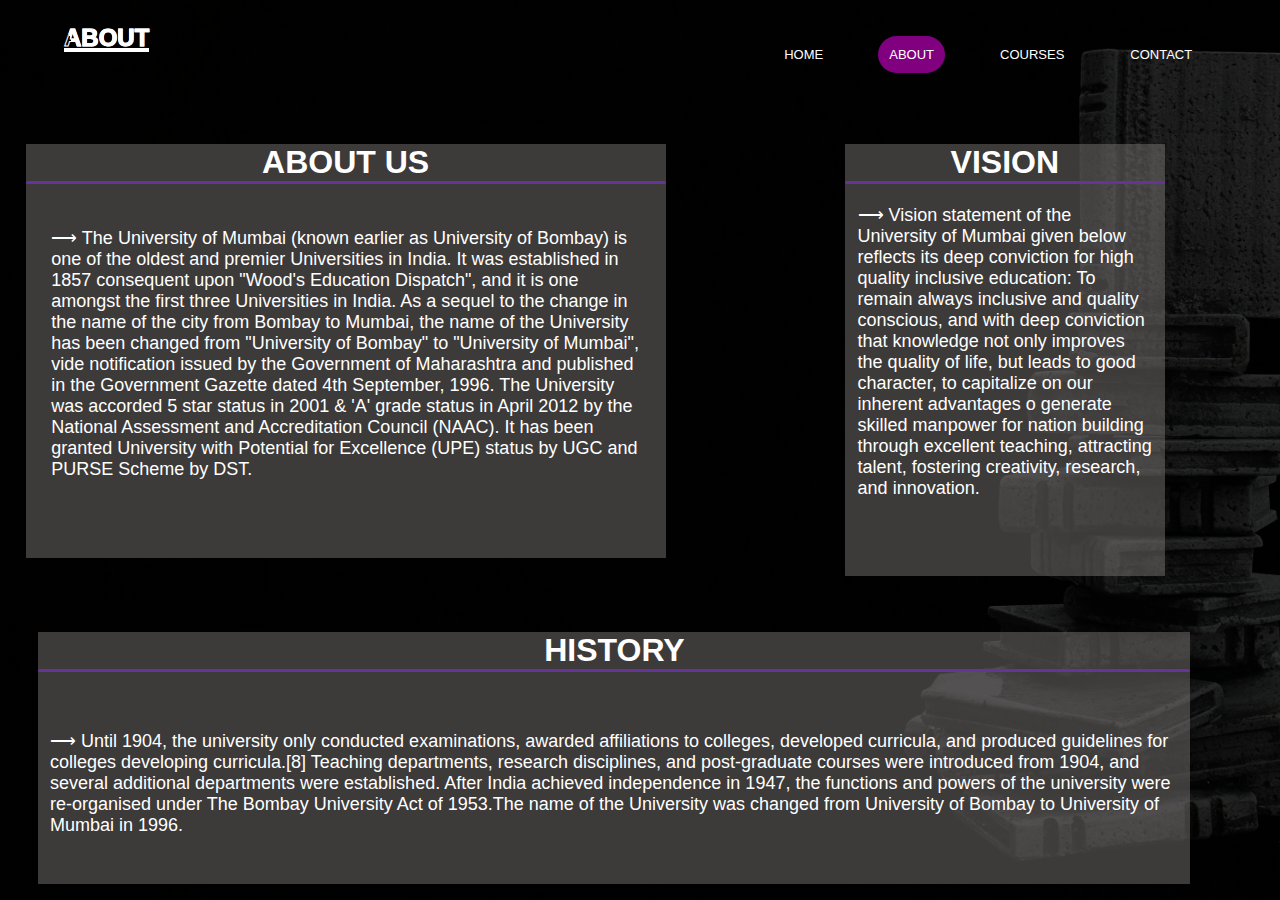
<file: About Us/About Us.html>
<html lang="en">
<head>
    <meta charset="UTF=8">
    <meta name="viewport" content="width=device-device, initial-scale=1.0">
    <title>ABOUT</title>
    <link rel="stylesheet" href="./about.css">
</head>
</html>
<body>
    <div class="container">
        <div class="head">
            <h1>ABOUT</h1>
        </div>
        <div class="navbar">
            <nav>
                    <ul>
                        <li><a href="../index.html" target="_blank">HOME</a></li>
                            <li><a href="#" class="is-active">ABOUT</a></li>
                            <li><a href="../courses/courses.html" target="_blank">COURSES</a></li>
                            <li><a href="../Contact/Contact.html" target="_blank">CONTACT</a></li>
                            
                            
                    </ul>    
            </nav>
        </div>
        <div class="about-info">
            <h1>ABOUT US</h1>
            <hr class="one">
            <p> &#x27F6; The University of Mumbai (known earlier as University of Bombay)
                is one of the oldest and premier Universities in India.
                It was established in 1857 consequent upon
                "Wood's Education Dispatch", and it is one amongst the
                first three Universities in India. As a sequel to the change
                 in the name of the city from Bombay to Mumbai, the name of
                the University has been changed from "University of Bombay"
                to "University of Mumbai", vide notification issued by the
                Government of Maharashtra and published in the Government
                Gazette dated 4th September, 1996. The University was accorded 5
                star status in 2001 & 'A' grade status in April 2012 by
                the National Assessment and Accreditation Council (NAAC).
                It has been granted University with Potential for Excellence (UPE)
                status by UGC and PURSE Scheme by DST. </p>
                         
        </div>
        <div class="about-info2">
            <h1>VISION</h1>
            <hr class="two">
            <p> &#x27F6; Vision statement of the University of Mumbai given
                 below reflects its deep conviction for high quality inclusive
                  education: To remain always inclusive and quality conscious, and with
                   deep conviction that knowledge not only improves the quality of life,
                    but leads to good character, to capitalize on our inherent advantages
                    o generate skilled manpower for nation building through excellent
                     teaching, attracting talent, fostering creativity, research, and
                      innovation. </p>
                         
        </div>
        <div class="about-info3">
            <h1>HISTORY</h1>
            <hr class="three">
            <p> &#x27F6; Until 1904, the university only conducted examinations,
                 awarded affiliations to colleges, developed curricula, and produced 
                 guidelines for colleges developing curricula.[8] Teaching departments,
                  research disciplines, and post-graduate courses were introduced from 1904,
                   and several additional departments were established. After India achieved
                    independence in 1947, the functions and powers of the university were
                     re-organised under The Bombay University Act of 1953.The name of the
                      University was changed from University of Bombay to University of Mumbai
                       in 1996. </p>
                         
        </div>
    </div>
</body>
</html>
</file>
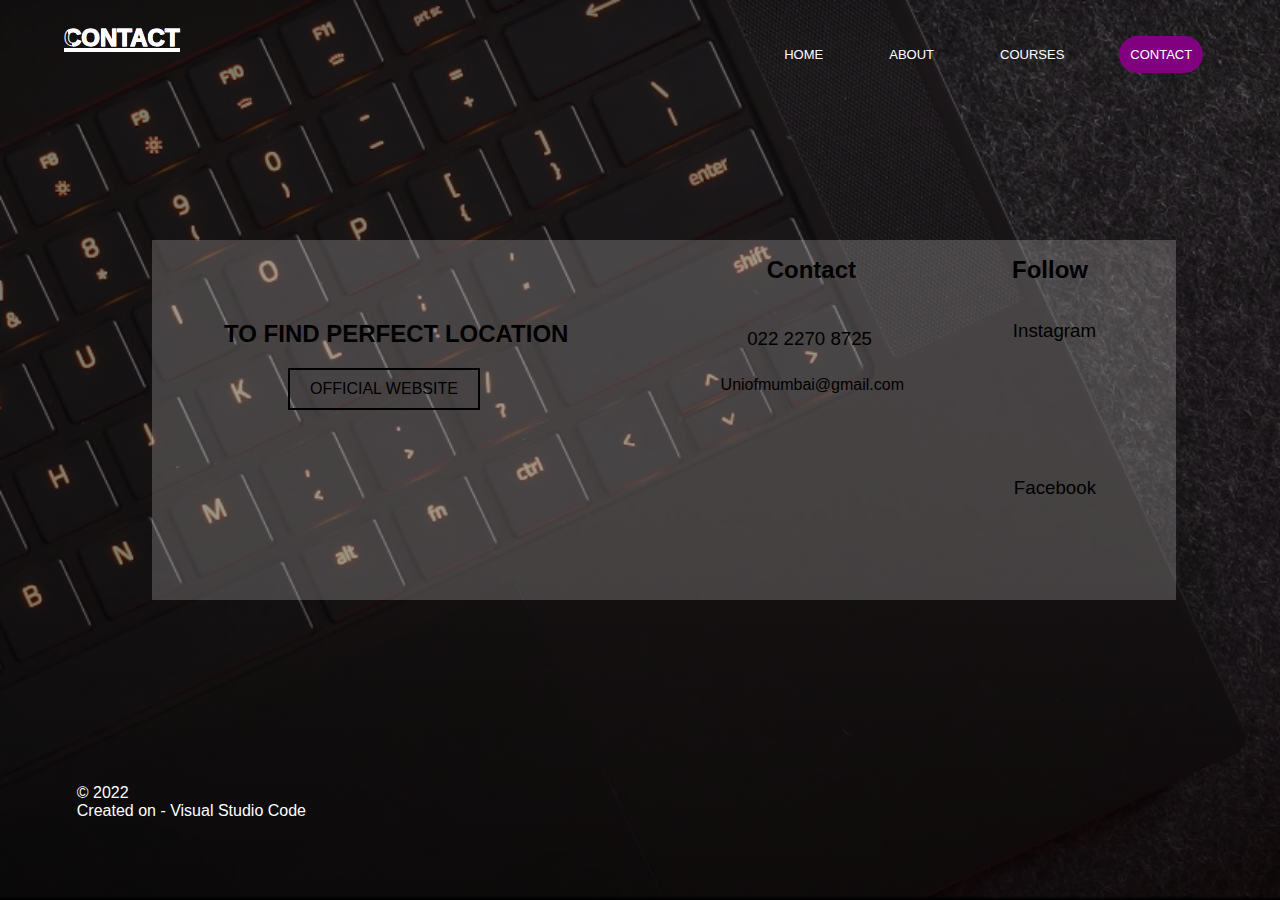
<file: Contact/Contact.html>
<!DOCTYPE html>
<html lang="en">
<head>
    <meta charset="UTF-8">
    <meta http-equiv="X-UA-Compatible" content="IE=edge">
    <meta name="viewport" content="width=device-width, initial-scale=1.0">
    <link rel="stylesheet" href="./contact.css">
    <title>CONTACT</title>
</head>
<body>
    <div class="container">
        <div class="head">
            <h1>CONTACT</h1>
        </div>
    <div class="navbar">
        <nav>
                <ul>
                    <li><a href="../index.html" target="_blank">HOME</a></li>
                        <li><a href="../About Us/About Us.html" target="_blank">ABOUT</a></li>
                        <li><a href="../courses/courses.html" target="_blank">COURSES</a></li>
                        <li><a href="#" class="is-active">CONTACT</a></li>
                        
                </ul>    
        </nav>
    </div>
    <div class="main-container">
        <h2>Contact</h2>
        <h3>022 2270 8725</h3>
        <p>Uniofmumbai@gmail.com</p>
    </div>
    <div class="main-container2">
        <h2>Follow</h2>
        <a href="https://instagram.com/universityofmumbai?utm_medium=copy_link" target="_blank"><h3>Instagram</h3></a>   
    </div>
    <div class="doub"><a href="https://m.facebook.com/1592096307699282/" target="_blank"> <h3>Facebook</h3> </a></div>
    <div class="co-ending">
        <p> TO FIND PERFECT LOCATION </p>   
    </div>
    <div class="button">
        <a href="https://mu.ac.in/" target="_blank"> OFFICIAL WEBSITE </a>
    </div>
    <div class="ending">
        <p>© 2022</p>
        <p class="paragraph"> Created on - Visual Studio Code</p>
    </div>
    
   
    </div>
</body>
</html>
</file>
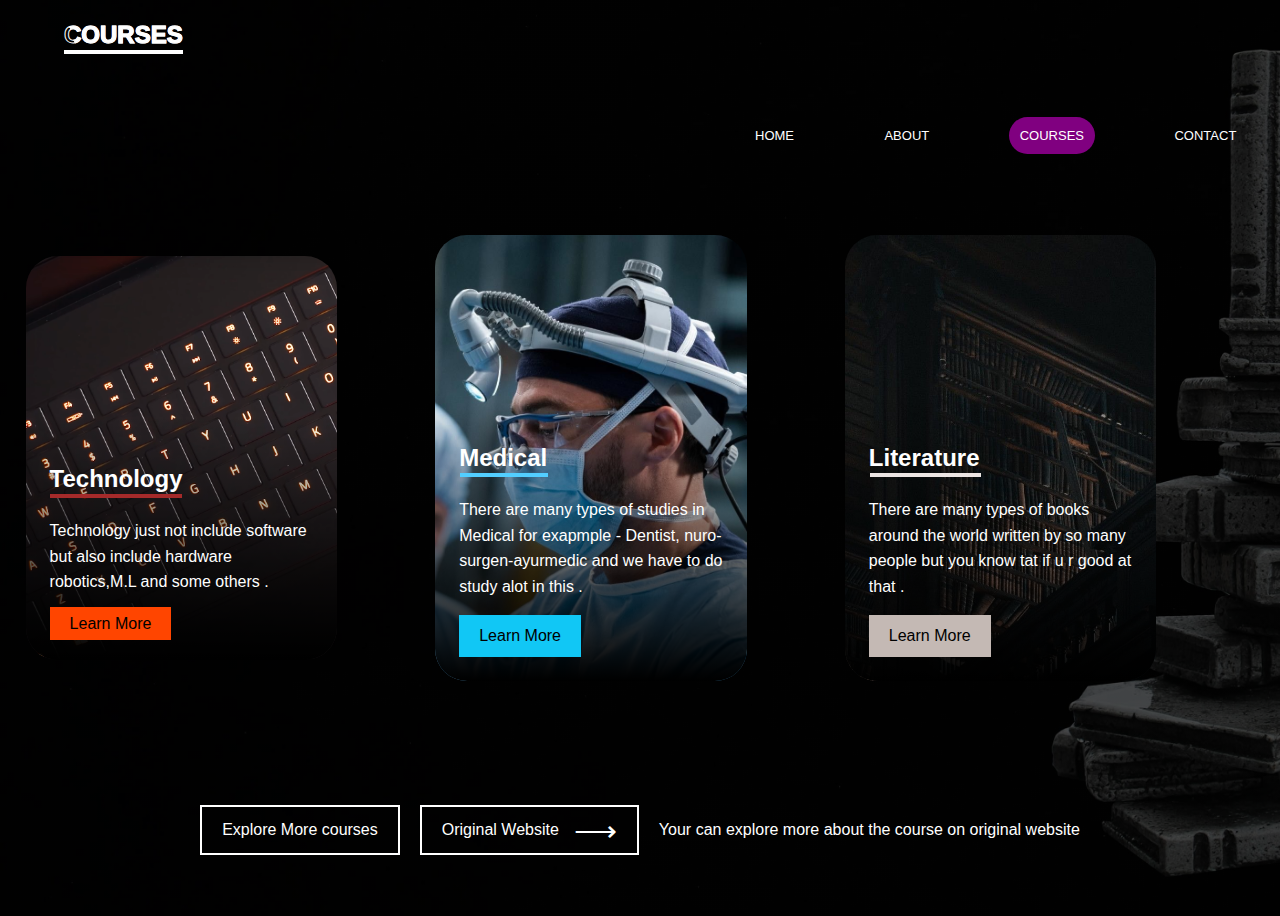
<file: courses/courses.html>
<!DOCTYPE html>
<html lang="en">
<head>
    <link rel="stylesheet" href="./style.css">
    <meta charset="UTF-8">
    <meta http-equiv="X-UA-Compatible" content="IE=edge">
    <meta name="viewport" content="width=device-width, initial-scale=1.0">
    <title>Courses</title>
</head>
<body> 
    <div class="head">
        <h1>COURSES</h1>
    </div>
    <div class="navbar">
        <nav>
                <ul>
                    <li><a href="../index.html" >HOME</a></li>
                        <li><a href="../About Us/About Us.html" target="_blank">ABOUT</a></li>
                        <li><a href="#"  class="is-active">COURSES</a></li>
                        <li><a href="../Contact/Contact.html" target="_blank">CONTACT</a></li>
                        
                        
                </ul>    
        </nav>
    </div>
    
    
    <div class="logo"></div>
    <div class="card">
        <div class="card-content">
            <h2 class="card-title">Technology</h2>
            <p class="class-body">Technology just not include
            software but also include hardware robotics,M.L
             and some others .</p>
               <a href="https://mu.ac.in/science-technology" target="_blank" class="button"> Learn More</a>
        </div>
     </div>
     <div class="card2">
         <div class="card2-content">
             <h2 class="card2-title">Literature </h2>
             <p class="class2-body">There are many types of 
              books around the world written by so many people
               but you know tat if u r good at that .</p>
               <a href="https://mu.ac.in/humanities" target="_blank" class="button2">Learn More</a>

         </div>
     </div>
     <div class="card3">
        <div class="card3-content">
            <h2 class="card3-title">Medical</h2>
            <p class="class3-body">There are many types of studies in 
             Medical for exapmple - Dentist, nuro-surgen-ayurmedic 
              and we have to do study alot in this .</p>
              <a href="https://mu.ac.in/department-of-biophysics" target="_blank" class="button3">Learn More</a>

        </div>
     </div>
     <div class="text-box">
         <div class="row">
            <a href="https://mu.ac.in/commerce-management" target="_blank">Explore More courses</a>
        <a href="https://mu.ac.in/" target="_blank">Original Website <span>&#x27F6;</span>  </a>
        <span>Your can explore more about the course on original website</span>
         </div>
        
    </div>

        
</body>
</html>
</file>
<file: About Us/about.css>
* {
    margin: 0%;
    padding: 0%;
}
.container {
    width: 100%;
    height: 100vh;
    background: linear-gradient(rgba(0,0,0,0.8), rgba(0,0,0,0.8)), url(./background-about.jpg);
    background-position: center;
    background-size: cover;
    box-sizing: border-box;
    padding-left: 6%;
    padding-right: 6%;
}

.navbar {
    height: 12%;
    display: flex;
    align-items: center;
}

nav {
    flex: 1;
    text-align: right;
}

nav ul li {
    display: inline-block;
    margin-left: 40px;
    list-style: none;
}

nav ul li a {
    text-decoration: none;
    color: white;
    font-size: 13px;
    font-family: 'Libre Franklin', sans-serif;
    /* font-weight: 600; */
    /* margin: 0 16px; */
    transition: 0.4s ease-in-out;
    padding: 11px;
    border-radius: 99px;
}
nav ul li a.is-active, nav ul li a:hover {
    background-color: purple;
    
}
.head h1 {
    color: white;
    position: absolute;
    top: 1.5pc;
    left: 5%;
    font-size: x-large;
    font-family: sans-serif;
}
.head h1 {
    color: transparent;
    -webkit-text-stroke: 1px #fff;
    background: url(./back-about.png);
    -webkit-background-clip: text;
    background-position: 0 0;
    animation: back 20s linear infinite;
}
@keyframes back {
    100% {
        background-position: 2000px 0;
    }
}

.head h1::after {
    content: "";
    position: absolute;
    height: 4px;
    left: 0;
    bottom: 0;
    width: 100%;
    background: white;
}
.about-info {
    height: 46%;
    width: 50%;
    background-color: rgba(126, 119, 119, 0.486);
    position: absolute;
    top: 9pc;
    left: 2%;
}
.about-info h1 {
    text-align: center;
    font-family: sans-serif;
    color: white;
}
hr.one {
    height: 3px;
    border: none;
    border-radius: 5px;
    background-color: rebeccapurple;
}
.about-info p   {
    position: absolute;
    font-family: sans-serif;
    font-size: large;
    top: 20%;
    color: white;
    padding-left: 4%;
    padding-right: 4%;
}

.about-info::before {
    position: absolute;
    content: "";
    width: 100%;
    height: 2px;
    bottom: -3px;
    left: 0;
    background-color: rgb(125, 20, 167);
    visibility: hidden;
    transform: scaleX(0);
    transition: all .3s ease-in-out;
}
.about-info:hover::before {
    visibility: visible;
    transform: scaleX(1);
}
.about-info2 {
    height: 48%;
    width: 25%;
    background-color: rgba(126, 119, 119, 0.486);
    position: absolute;
    top: 9pc;
    left: 66%;
}
.about-info2 h1 {
    text-align: center;
    font-family: sans-serif;
    color: white;
}
hr.two {
    height: 3px;
    border: none;
    border-radius: 5px;
    background-color: rebeccapurple;
}
.about-info2 p   {
    position: absolute;
    font-family: sans-serif;
    font-size: large;
    top: 14%;
    color: white;
    padding-left: 4%;
    padding-right: 4%;
}
.about-info2::before {
    position: absolute;
    content: "";
    width: 100%;
    height: 2px;
    bottom: -3px;
    left: 0;
    background-color: rgb(125, 20, 167);
    visibility: hidden;
    transform: scaleX(0);
    transition: all .3s ease-in-out;
}
.about-info2:hover::before {
    visibility: visible;
    transform: scaleX(1);
}
.about-info3 {
    height: 28%;
    width: 90%;
    background-color: rgba(126, 119, 119, 0.486);
    position: absolute;
    bottom: 1pc;
    right: 7%;
}
.about-info3 h1 {
    text-align: center;
    font-family: sans-serif;
    color: white;
}
hr.three {
    height: 3px;
    border: none;
    border-radius: 5px;
    background-color: rebeccapurple;
}
.about-info3 p   {
    position: absolute;
    font-family: sans-serif;
    font-size: large;
    bottom: 3pc;
    color: white;
    padding-left: 1%;
    padding-right: 1%;
}
.about-info3::before {
    position: absolute;
    content: "";
    width: 100%;
    height: 2px;
    bottom: -3px;
    left: 0;
    background-color: rgb(125, 20, 167);
    visibility: hidden;
    transform: scaleX(0);
    transition: all .3s ease-in-out;
}
.about-info3:hover::before {
    visibility: visible;
    transform: scaleX(1);
}
</file>
<file: Contact/contact.css>
* {
    margin: 0;
    padding: 0;
}
body {
    background: black;
}
.container {
    width: 100%;
    height: 100vh;
    background: linear-gradient(rgba(0,0,0,0.5), rgba(0,0,0,0.5)), url(./Razer-contact.png);
    background-position: center;
    background-size: cover;
    box-sizing: border-box;
    padding-left: 6%;
    padding-right: 6%;
}
.head h1 {
    color: white;
    position: absolute;
    top: 1.5pc;
    left: 5%;
    font-size: x-large;
    font-family: sans-serif;
}
.head h1 {
    color: transparent;
    -webkit-text-stroke: 1px #fff;
    background: url(./back-contact.png);
    -webkit-background-clip: text;
    background-position: 0 0;
    animation: back 20s linear infinite;
}
@keyframes back {
    100% {
        background-position: 2000px 0;
    }
}

h1::after {
    content: "";
    position: absolute;
    height: 4px;
    left: 0;
    bottom: 0;
    width: 100%;
    background: white;
}
.navbar {
    height: 12%;
    display: flex;
    align-items: center;
    
}

nav {
    flex: 1;
    text-align: right;
}

nav ul li {
    display: inline-block;
    margin-left: 40px;
    list-style: none;
}

nav ul li a {
    text-decoration: none;
    color: white;
    font-size: 13px;
    font-family: 'Libre Franklin', sans-serif;
    /* font-weight: 600; */
    /* margin: 0 16px; */
    transition: 0.4s ease-in-out;
    padding: 11px;
    border-radius: 99px;
}
nav ul li a.is-active, nav ul li a:hover {
    background-color: purple;
    
}
.main-container {
    height: 40%;
    width: 80%;
    background-color: rgba(248, 244, 244, 0.212);
    position: absolute;
    top: 15pc;
    left: 9.5pc;
}
.main-container h2 {
    font-family: sans-serif;
   position: absolute;
   top: 1pc;
   right: 20pc;
}
.main-container h3 {
    font-family: sans-serif;
   position: absolute;
   top: 5.5pc;
   right: 19pc;
   font-weight: lighter;
}
.main-container p {
    font-family: sans-serif;
   position: absolute;
   top: 8.5pc;
   right: 17pc;
}
.main-container2 h2 {
    font-family: sans-serif;
   position: absolute;
   top: 16pc;
   right: 12pc;
}
.main-container2 h3 {
    font-family: sans-serif;
   position: absolute;
   top: 20pc;
   right: 11.5pc;
   font-weight: lighter;
   text-decoration: none;
   color: black;
}
.doub h3  {
    font-family: sans-serif;
   position: absolute;
   top: 53%;
   right: 11.5pc;
   font-weight: lighter;
   text-decoration: none;
   color: black;
  
}

.co-ending p {
    font-family: sans-serif;
    position: absolute;
    top: 20pc;
    left: 14pc;
    text-decoration: none;
    font-size: x-large;
    color: black;
    font-weight: bold;
}
.button {
    display: flex;
    align-items: center;
    flex-wrap: wrap;
    font-family: sans-serif;
    position: absolute;
    top: 23pc;
    left: 18pc;
}
.button a {
    color: rgb(0, 0, 0);
    text-decoration: none;
    padding: 10px 20px;
    margin-right: 20px;
    border: 2px solid rgb(0, 0, 0);
}
.button a:hover {
    background-color: rgb(107, 106, 107);
    transition: 0.4s ease-in-out;
}
.ending {
    font-family: sans-serif;
    color: white;
    position: absolute;
    bottom: 5pc;
    margin-top: 30px;
}
</file>
<file: courses/style.css>
*,
*::before,
*::after {
    box-sizing: border-box;
}

body {
    display: grid;
    min-height: 100vh;
    place-items: center;
    line-height: 1.6;
    background: linear-gradient(rgba(0,0,0,0.7), rgba(0,0,0,0.7)), url(./courses-background.jpg);
    background-size: cover;
    font-family: sans-serif;

}
.navbar {
    height: 44pc;
    display: flex;
    position: absolute;
    left: 50%;
    
}
nav {
    flex: 1;
    text-align: right;
}
nav ul li {
    display: inline-block;
    margin-left: 4pc;
    list-style: none;
}
nav ul li a {
    text-decoration: none;
    color: white;
    font-size: 13px;
    font-family: 'Libre Franklin', sans-serif;
    /* font-weight: 600; */
    /* margin: 0 16px; */
    transition: 0.4s ease-in-out;
    padding: 11px;
    border-radius: 99px;
}
nav ul li a.is-active, nav ul li a:hover {
    background-color: purple;
    
}
.head h1 {
    color: white;
    position: absolute;
    top: 0pt;
    left: 5%;
    font-size: x-large;
}
.head h1 {
    color: transparent;
    -webkit-text-stroke: 1px #fff;
    background: url(./back-courses.png);
    -webkit-background-clip: text;
    background-position: 0 0;
    animation: back 20s linear infinite;
}
@keyframes back {
    100% {
        background-position: 2000px 0;
    }
}

h1::after {
    content: "";
    position: absolute;
    height: 4px;
    left: 0;
    bottom: 0;
    width: 100%;
    background: white;
}
.card {
    color: white;
    background-image: url(./Razer\ Blade.png) ;
    background-size: cover;
    padding: 10rem 0 0;
    max-width: 35ch;
    position: absolute;
    left: 2%;
    border-radius: 2rem;
    overflow: hidden;
    transition: 0.5s ease;  
}
.card:hover {
    transform: scale(0.9);
}
.card-content {
    --padding:1.5rem;
    padding: var(--padding);
    background: linear-gradient(
        hsl(0 0% 0% / 0),
        /* hsl(20 0% 50% / 0.3) 20%, */
         hsl(0 0% 0% / 1) );
}

.card-title {
    position: relative;
    width: max-content;
    /* outline: 1px solid red; */
}
.card-title::after {
    content: "";
    position: absolute;
    height: 4px;
    left: 0;
    bottom: 0;
    width: 100%;
    background: brown;
}

.button {
    cursor: pointer;
    display: inline;
    text-decoration: none;
    color:black;
    background-color: orangered;
    padding: 0.5em 1.25em;
}

.button:hover,
.button:focus {
    background-color: white;
    transition: 0.43s ease-in-out;
}
.card2 {
    color: white;
    background-image: url(./💫.jpg) ;
    background-size: cover;
    padding: 10rem 0 0;
    max-width: 35ch;
    position: absolute;
    left: 66%;
    border-radius: 2rem;
    overflow: hidden;
    transition: 0.5s ease;
}
.card2:hover {
    transform: scale(0.9);
}
.card2-content {
    --padding:1.5rem;
    padding: var(--padding);
    background: linear-gradient(
        hsl(0 0% 0% / 0),
        /* hsl(20 0% 50% / 0.3) 20%, */
         hsl(0 0% 0% / 1) );
}
.card2-title {
    position: relative;
    width: max-content;
    /* outline: 1px solid red; */
}
.card2-title::after {
    content: "";
    position: absolute;
    height: 4px;
    left: 1%;
    bottom: 0;
    width: 100%;
    background: rgb(236, 229, 227);
}

.button2 {
    cursor: pointer;
    display: inline-block;
    /* position: inherit; */
    text-decoration: none;
    color:black;
    background-color: rgb(196, 185, 180);
    padding: 0.5em 1.25em;
}
.button2:hover,
.button2:focus {
    background-color: rgb(109, 106, 106);
    transition: 0.43s ease-in-out;
}

.card3{
    color: white;
    background-image: url(./Jackson\ Avery.jpg) ;
    background-size: cover;
    padding: 10rem 0 0;
    max-width: 35ch;
    position: absolute;
    left: 34%;
    border-radius: 2rem;
    overflow: hidden;
    transition: 0.5s ease;
}
.card3:hover {
    transform: scale(0.9);
}
.card3-content {
    --padding:1.5rem;
    padding: var(--padding);
    background: linear-gradient(
        hsl(0 0% 0% / 0),
        /* hsl(20 0% 50% / 0.3) 20%, */
         hsl(0 0% 0% / 1) );
}
.card3-title {
    position: relative;
    width: max-content;
    /* outline: 1px solid red; */
}
.card3-title::after {
    content: "";
    position: absolute;
    height: 4px;
    left: 1%;
    bottom: 0;
    width: 100%;
    background: rgb(82, 206, 255);
}
.button3 {
    cursor: pointer;
    display: inline-block;
    /* position: inherit; */
    text-decoration: none;
    color:black;
    background-color: rgb(17, 199, 245);
    padding: 0.5em 1.25em;
}
.button3:hover,
.button3:focus {
    background-color: white;
    transition: 0.43s ease-in-out;
}

.text-box{
    color: #fff;
    position: absolute;
    bottom: 5%;
}
.text-box .row {
    display: flex;
    align-items: center;
    flex-wrap: wrap;
    margin-top: 30px;
}
.text-box a {
    color: #fff;
    text-decoration: none;
    padding: 10px 20px;
    margin-right: 20px;
    border: 2px solid #fff;
    display: flex;
    align-items: center;
}
.text-box a span {
    font-size: 30px;
    line-height: 15px;
    margin-left: 15px;
}
.row :hover {
    background-color: rgb(82, 30, 150);
    transition: 0.4s ease-in-out;
}
</file>
